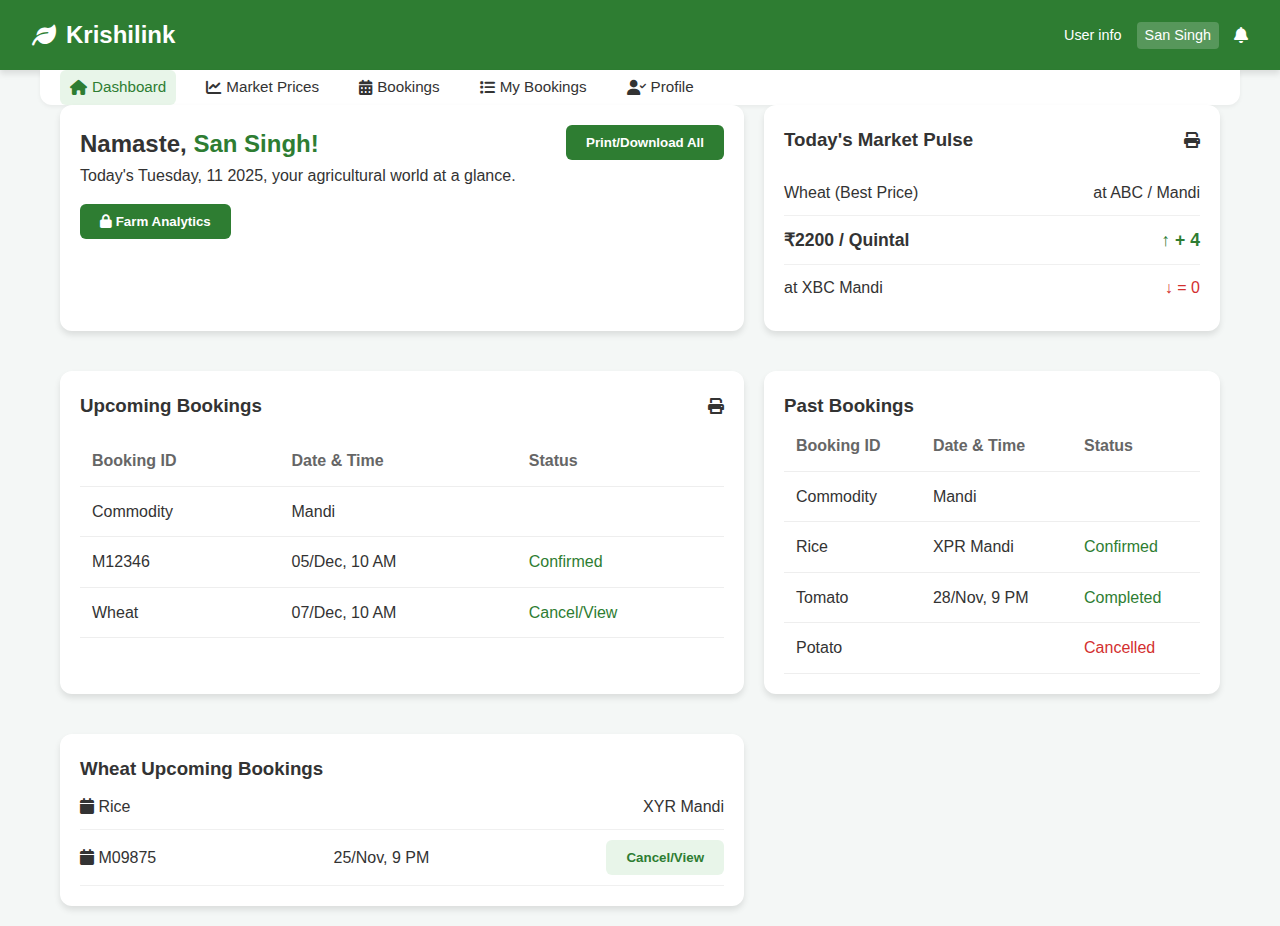
<file: index.html>
<!DOCTYPE html>
<html lang="en">

<head>
    <meta charset="UTF-8">
    <meta name="viewport" content="width=device-width, initial-scale=1.0">
    <title>Krishilink - Dashboard</title>
    <link rel="stylesheet" href="styles/global.css">
    <link rel="stylesheet" href="styles/dashboard.css">
    <!-- Using Font Awesome for icons as a placeholder for the icons in the image -->
    <link rel="stylesheet" href="https://cdnjs.cloudflare.com/ajax/libs/font-awesome/6.0.0/css/all.min.css">
</head>

<body>

    <header>
        <div class="logo">
            <i class="fas fa-leaf"></i> Krishilink
        </div>
        <div class="user-info">
            <span>User info</span>
            <span style="background: rgba(255,255,255,0.2); padding: 2px 8px; border-radius: 4px;">San Singh</span>
            <i class="fas fa-bell"></i>
        </div>
    </header>

    <nav class="container">
        <a href="index.html" class="active"><i class="fas fa-home"></i> Dashboard</a>

        <a href="market_prices.html"><i class="fas fa-chart-line"></i> Market Prices</a>
        <a href="bookings.html"><i class="fas fa-calendar-alt"></i> Bookings</a>
        <a href="my_bookings.html"><i class="fas fa-list"></i> My Bookings</a>
        <a href="profile.html"><i class="fas fa-user-check"></i> Profile</a>
    </nav>

    <main class="container dashboard-grid">

        <!-- Welcome Section -->
        <section class="welcome-card card">
            <div class="welcome-header">
                <div>
                    <h2>Namaste, <span class="text-green">San Singh!</span></h2>
                    <p>Today's Tuesday, 11 2025, your agricultural world at a glance.</p>
                </div>
                <button class="btn btn-primary">Print/Download All</button>
            </div>
            <button class="btn btn-primary" style="margin-top: 15px;"><i class="fas fa-lock"></i> Farm
                Analytics</button>
        </section>

        <!-- Market Pulse -->
        <section class="market-pulse card">
            <div class="card-header">
                <h3>Today's Market Pulse</h3>
                <i class="fas fa-print"></i>
            </div>
            <div class="market-item">
                <span>Wheat (Best Price)</span>
                <span>at ABC / Mandi</span>
            </div>
            <div class="market-item highlight">
                <span>₹2200 / Quintal</span>
                <span class="text-green">↑ + 4</span>
            </div>
            <div class="market-item">
                <span>at XBC Mandi</span>
                <span class="text-red">↓ = 0</span>
            </div>
        </section>

        <!-- Upcoming Bookings -->
        <section class="upcoming-bookings card">
            <div class="card-header">
                <h3>Upcoming Bookings</h3>
                <i class="fas fa-print"></i>
            </div>
            <table>
                <thead>
                    <tr>
                        <th>Booking ID</th>
                        <th>Date & Time</th>
                        <th>Status</th>
                    </tr>
                </thead>
                <tbody>
                    <tr>
                        <td>Commodity</td>
                        <td>Mandi</td>
                        <td></td>
                    </tr>
                    <tr>
                        <td>M12346</td>
                        <td>05/Dec, 10 AM</td>
                        <td class="text-green">Confirmed</td>
                    </tr>
                    <tr>
                        <td>Wheat</td>
                        <td>07/Dec, 10 AM</td>
                        <td class="text-green">Cancel/View</td>
                    </tr>
                </tbody>
            </table>
        </section>

        <!-- Past Bookings -->
        <section class="past-bookings card">
            <h3>Past Bookings</h3>
            <table>
                <thead>
                    <tr>
                        <th>Booking ID</th>
                        <th>Date & Time</th>
                        <th>Status</th>
                    </tr>
                </thead>
                <tbody>
                    <tr>
                        <td>Commodity</td>
                        <td>Mandi</td>
                        <td></td>
                    </tr>
                    <tr>
                        <td>Rice</td>
                        <td>XPR Mandi</td>
                        <td class="text-green">Confirmed</td>
                    </tr>
                    <tr>
                        <td>Tomato</td>
                        <td>28/Nov, 9 PM</td>
                        <td class="text-green">Completed</td>
                    </tr>
                    <tr>
                        <td>Potato</td>
                        <td></td>
                        <td class="text-red">Cancelled</td>
                    </tr>
                </tbody>
            </table>
        </section>

        <!-- Wheat Bookings -->
        <section class="wheat-bookings card">
            <h3>Wheat Upcoming Bookings</h3>
            <div class="booking-row">
                <div><i class="fas fa-calendar"></i> Rice</div>
                <div>XYR Mandi</div>
            </div>
            <div class="booking-row">
                <div><i class="fas fa-calendar"></i> M09875</div>
                <div>25/Nov, 9 PM</div>
                <button class="btn btn-secondary">Cancel/View</button>
            </div>
        </section>

    </main>

</body>

</html>
</file>
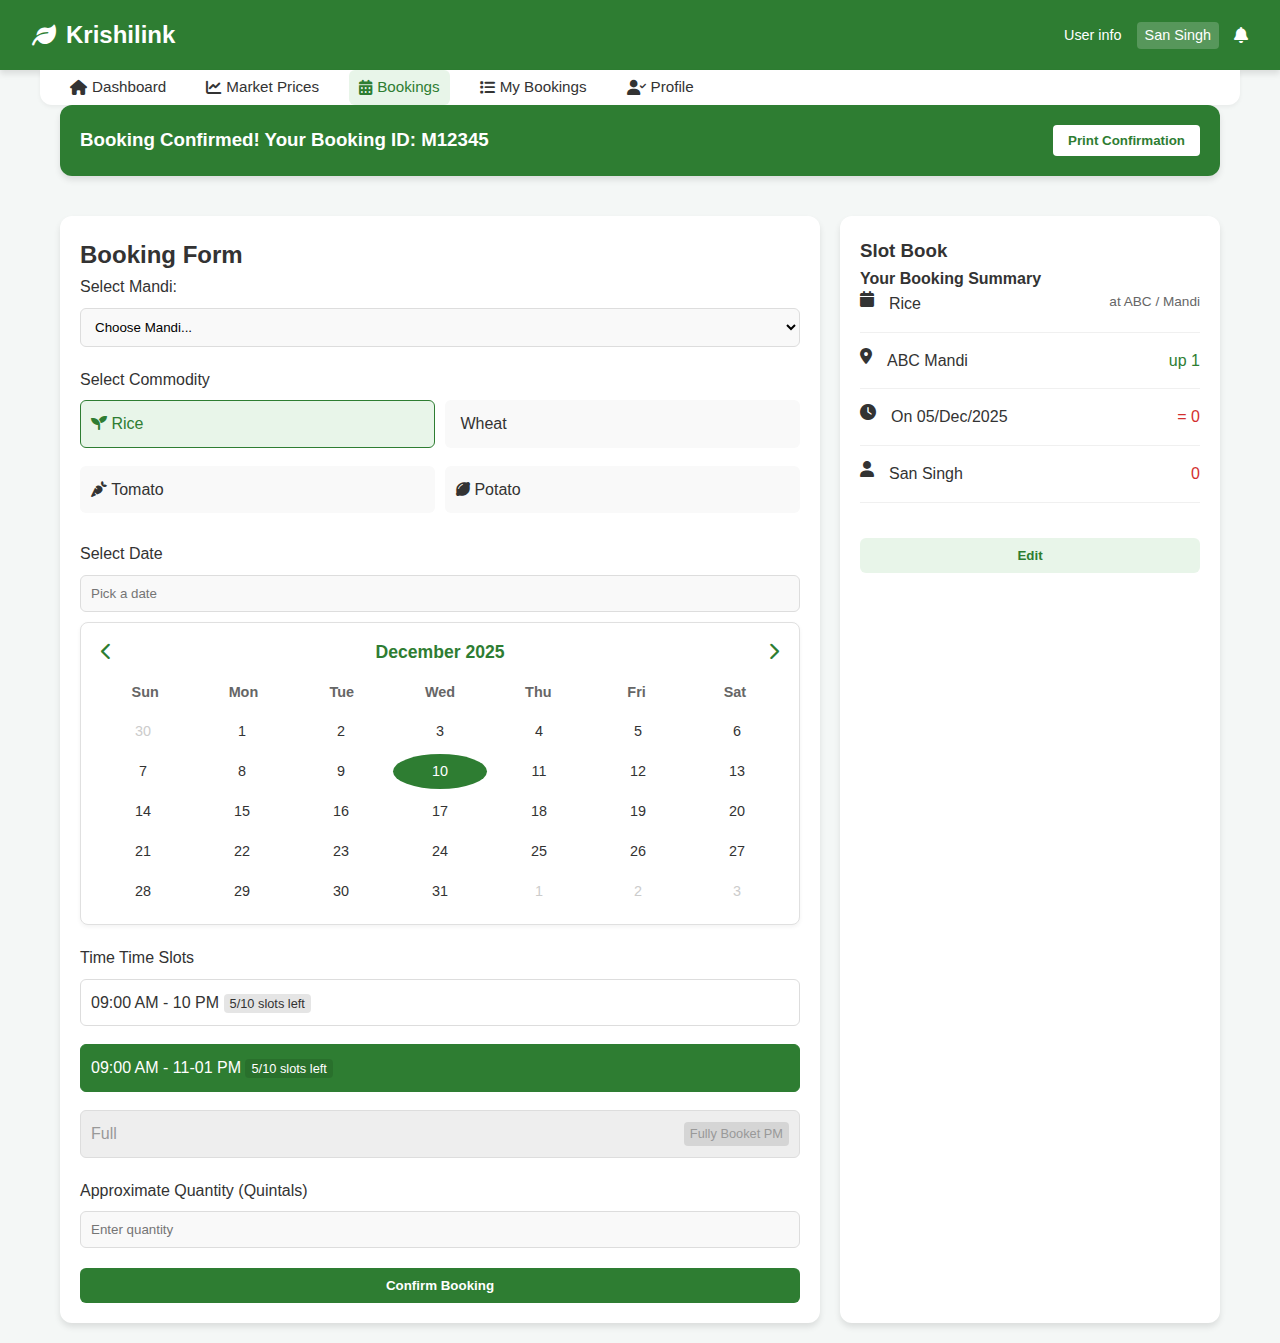
<file: bookings.html>
<!DOCTYPE html>
<html lang="en">

<head>
    <meta charset="UTF-8">
    <meta name="viewport" content="width=device-width, initial-scale=1.0">
    <title>Krishilink - Bookings</title>
    <link rel="stylesheet" href="styles/global.css">
    <link rel="stylesheet" href="styles/bookings.css">
    <link rel="stylesheet" href="https://cdnjs.cloudflare.com/ajax/libs/font-awesome/6.0.0/css/all.min.css">
</head>

<body>

    <header>
        <div class="logo">
            <i class="fas fa-leaf"></i> Krishilink
        </div>
        <div class="user-info">
            <span>User info</span>
            <span style="background: rgba(255,255,255,0.2); padding: 2px 8px; border-radius: 4px;">San Singh</span>
            <i class="fas fa-bell"></i>
        </div>
    </header>

    <nav class="container">
        <a href="index.html"><i class="fas fa-home"></i> Dashboard</a>

        <a href="market_prices.html"><i class="fas fa-chart-line"></i> Market Prices</a>
        <a href="bookings.html" class="active"><i class="fas fa-calendar-alt"></i> Bookings</a>
        <a href="my_bookings.html"><i class="fas fa-list"></i> My Bookings</a>
        <a href="profile.html"><i class="fas fa-user-check"></i> Profile</a>
    </nav>

    <main class="container bookings-grid">

        <!-- Booking Confirmation Alert -->
        <div class="booking-alert card">
            <h3>Booking Confirmed! Your Booking ID: M12345</h3>
            <button class="btn btn-light">Print Confirmation</button>
        </div>

        <!-- Booking Form -->
        <section class="booking-form card">
            <h2>Booking Form</h2>

            <div class="form-group">
                <label>Select Mandi:</label>
                <div class="mandi-selection">
                    <select class="form-control">
                        <option>Choose Mandi...</option>
                        <option>ABC Mandi</option>
                    </select>
                </div>
            </div>

            <div class="form-group">
                <label>Select Commodity</label>
                <div class="commodity-grid">
                    <input type="radio" name="commodity" id="comm-rice" class="hidden-radio" checked>
                    <label for="comm-rice" class="commodity-item"><i class="fas fa-seedling"></i> Rice</label>

                    <input type="radio" name="commodity" id="comm-wheat" class="hidden-radio">
                    <label for="comm-wheat" class="commodity-item"><i class="fas fa-wheat"></i> Wheat</label>

                    <input type="radio" name="commodity" id="comm-tomato" class="hidden-radio">
                    <label for="comm-tomato" class="commodity-item"><i class="fas fa-carrot"></i> Tomato</label>

                    <input type="radio" name="commodity" id="comm-potato" class="hidden-radio">
                    <label for="comm-potato" class="commodity-item"><i class="fas fa-lemon"></i> Potato</label>
                </div>
            </div>

            <div class="form-group">
                <label>Select Date</label>
                <div class="date-picker">
                    <input type="text" placeholder="Pick a date" class="form-control" style="margin-bottom: 10px;">
                    <div class="calendar-container">
                        <div class="calendar-header">
                            <i class="fas fa-chevron-left"></i>
                            <span class="month-year">December 2025</span>
                            <i class="fas fa-chevron-right"></i>
                        </div>
                        <div class="calendar-body">
                            <div class="calendar-weekdays">
                                <div>Sun</div>
                                <div>Mon</div>
                                <div>Tue</div>
                                <div>Wed</div>
                                <div>Thu</div>
                                <div>Fri</div>
                                <div>Sat</div>
                            </div>
                            <div class="calendar-days">
                                <div class="prev-date">30</div>
                                <div>1</div>
                                <div>2</div>
                                <div>3</div>
                                <div>4</div>
                                <div>5</div>
                                <div>6</div>
                                <div>7</div>
                                <div>8</div>
                                <div>9</div>
                                <div class="active">10</div>
                                <div>11</div>
                                <div>12</div>
                                <div>13</div>
                                <div>14</div>
                                <div>15</div>
                                <div>16</div>
                                <div>17</div>
                                <div>18</div>
                                <div>19</div>
                                <div>20</div>
                                <div>21</div>
                                <div>22</div>
                                <div>23</div>
                                <div>24</div>
                                <div>25</div>
                                <div>26</div>
                                <div>27</div>
                                <div>28</div>
                                <div>29</div>
                                <div>30</div>
                                <div>31</div>
                                <div class="next-date">1</div>
                                <div class="next-date">2</div>
                                <div class="next-date">3</div>
                            </div>
                        </div>
                    </div>
                </div>
            </div>

            <div class="form-group">
                <label>Time Time Slots</label>
                <div class="slots-grid">
                    <input type="radio" name="slot" id="slot-1" class="hidden-radio">
                    <label for="slot-1" class="slot-item available">09:00 AM - 10 PM <span class="badge">5/10 slots
                            left</span></label>

                    <input type="radio" name="slot" id="slot-2" class="hidden-radio" checked>
                    <label for="slot-2" class="slot-item available">09:00 AM - 11-01 PM <span class="badge">5/10 slots
                            left</span></label>

                    <div class="slot-item full">Full<span class="badge">Fully Booket PM</span></div>
                </div>
            </div>

            <div class="form-group">
                <label>Approximate Quantity (Quintals)</label>
                <input type="text" placeholder="Enter quantity" class="form-control">
            </div>

            <button class="btn btn-primary full-width">Confirm Booking</button>
        </section>

        <!-- Booking Summary Sidebar -->
        <aside class="booking-summary card">
            <h3>Slot Book</h3>
            <h4>Your Booking Summary</h4>

            <div class="summary-item">
                <i class="fas fa-calendar"></i>
                <div class="summary-details">
                    <span>Rice</span>
                    <span class="sub-text">at ABC / Mandi</span>
                </div>
            </div>

            <div class="summary-item">
                <i class="fas fa-map-marker-alt"></i>
                <div class="summary-details">
                    <span>ABC Mandi</span>
                    <span class="text-green">up 1</span>
                </div>
            </div>

            <div class="summary-item">
                <i class="fas fa-clock"></i>
                <div class="summary-details">
                    <span>On 05/Dec/2025</span>
                    <span class="text-red">= 0</span>
                </div>
            </div>

            <div class="summary-item">
                <i class="fas fa-user"></i>
                <div class="summary-details">
                    <span>San Singh</span>
                    <span class="text-red">0</span>
                </div>
            </div>

            <button class="btn btn-secondary full-width" style="margin-top: 20px;">Edit</button>
        </aside>

    </main>

</body>

</html>
</file>
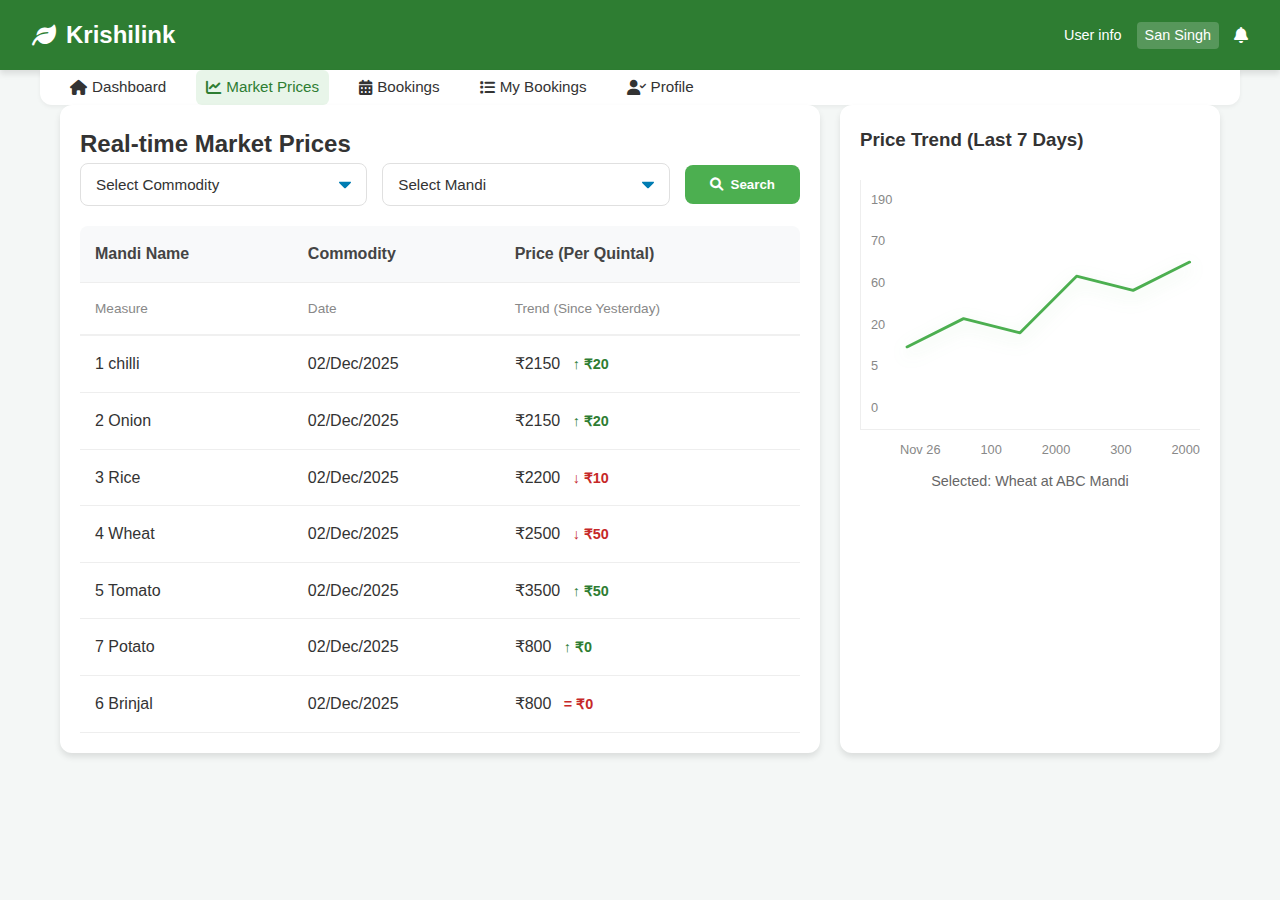
<file: market_prices.html>
<!DOCTYPE html>
<html lang="en">

<head>
    <meta charset="UTF-8">
    <meta name="viewport" content="width=device-width, initial-scale=1.0">
    <title>Krishilink - Market Prices</title>
    <link rel="stylesheet" href="styles/global.css">
    <link rel="stylesheet" href="styles/market_prices.css">
    <link rel="stylesheet" href="https://cdnjs.cloudflare.com/ajax/libs/font-awesome/6.0.0/css/all.min.css">
</head>

<body>

    <header>
        <div class="logo">
            <i class="fas fa-leaf"></i> Krishilink
        </div>
        <div class="user-info">
            <span>User info</span>
            <span style="background: rgba(255,255,255,0.2); padding: 2px 8px; border-radius: 4px;">San Singh</span>
            <i class="fas fa-bell"></i>
        </div>
    </header>

    <nav class="container">
        <a href="index.html"><i class="fas fa-home"></i> Dashboard</a>

        <a href="market_prices.html" class="active"><i class="fas fa-chart-line"></i> Market Prices</a>
        <a href="bookings.html"><i class="fas fa-calendar-alt"></i> Bookings</a>
        <a href="my_bookings.html"><i class="fas fa-list"></i> My Bookings</a>
        <a href="profile.html"><i class="fas fa-user-check"></i> Profile</a>
    </nav>

    <main class="container market-grid">

        <!-- Real-time Market Prices -->
        <section class="prices-card card">
            <h2>Real-time Market Prices</h2>

            <div class="filter-row">
                <select class="search-input">
                    <option value="" disabled selected>Select Commodity</option>
                    <option value="wheat">Wheat</option>
                    <option value="rice">Rice</option>
                    <option value="onion">Onion</option>
                    <option value="tomato">Tomato</option>
                </select>
                <select class="search-input">
                    <option value="" disabled selected>Select Mandi</option>
                    <option value="azadpur">Azadpur Mandi</option>
                    <option value="ghazipur">Ghazipur Mandi</option>
                    <option value="okhla">Okhla Mandi</option>
                </select>
                <button class="filter-btn"><i class="fas fa-search"></i> Search</button>
            </div>

            <table class="prices-table">
                <thead>
                    <tr>
                        <th>Mandi Name</th>
                        <th>Commodity</th>
                        <th>Price (Per Quintal)</th>
                    </tr>
                    <tr>
                        <th class="sub-header">Measure</th>
                        <th class="sub-header">Date</th>
                        <th class="sub-header">Trend (Since Yesterday)</th>
                    </tr>
                </thead>
                <tbody>
                    <tr>
                        <td>1 chilli</td>
                        <td>02/Dec/2025</td>
                        <td>₹2150 <span class="text-green">↑ ₹20</span></td>
                    </tr>
                    <tr>
                        <td>2 Onion</td>
                        <td>02/Dec/2025</td>
                        <td>₹2150 <span class="text-green">↑ ₹20</span></td>
                    </tr>
                    <tr>
                        <td>3 Rice</td>
                        <td>02/Dec/2025</td>
                        <td>₹2200 <span class="text-red">↓ ₹10</span></td>
                    </tr>
                    <tr>
                        <td>4 Wheat</td>
                        <td>02/Dec/2025</td>
                        <td>₹2500 <span class="text-red">↓ ₹50</span></td>
                    </tr>
                    <tr>
                        <td>5 Tomato</td>
                        <td>02/Dec/2025</td>
                        <td>₹3500 <span class="text-green">↑ ₹50</span></td>
                    </tr>
                    <tr>
                        <td>7 Potato</td>
                        <td>02/Dec/2025</td>
                        <td>₹800 <span class="text-green">↑ ₹0</span></td>
                    </tr>
                    <tr>
                        <td>6 Brinjal</td>
                        <td>02/Dec/2025</td>
                        <td>₹800 <span class="text-red">= ₹0</span></td>
                    </tr>
                </tbody>
            </table>
        </section>

        <!-- Price Trend Chart -->
        <section class="chart-card card">
            <h3>Price Trend (Last 7 Days)</h3>
            <div class="chart-container">
                <!-- Simple CSS Chart Representation -->
                <div class="y-axis">
                    <span>190</span>
                    <span>70</span>
                    <span>60</span>
                    <span>20</span>
                    <span>5</span>
                    <span>0</span>
                </div>
                <div class="chart-area">
                    <svg viewBox="0 0 200 100" class="trend-line">
                        <polyline fill="none" stroke="#4CAF50" stroke-width="2"
                            points="0,80 40,60 80,70 120,30 160,40 200,20" />
                    </svg>
                </div>
            </div>
            <div class="x-axis">
                <span>Nov 26</span>
                <span>100</span>
                <span>2000</span>
                <span>300</span>
                <span>2000</span>
            </div>
            <p style="text-align: center; margin-top: 10px; font-size: 0.9rem; color: #666;">Selected: Wheat at ABC
                Mandi</p>
        </section>

    </main>

</body>

</html>
</file>
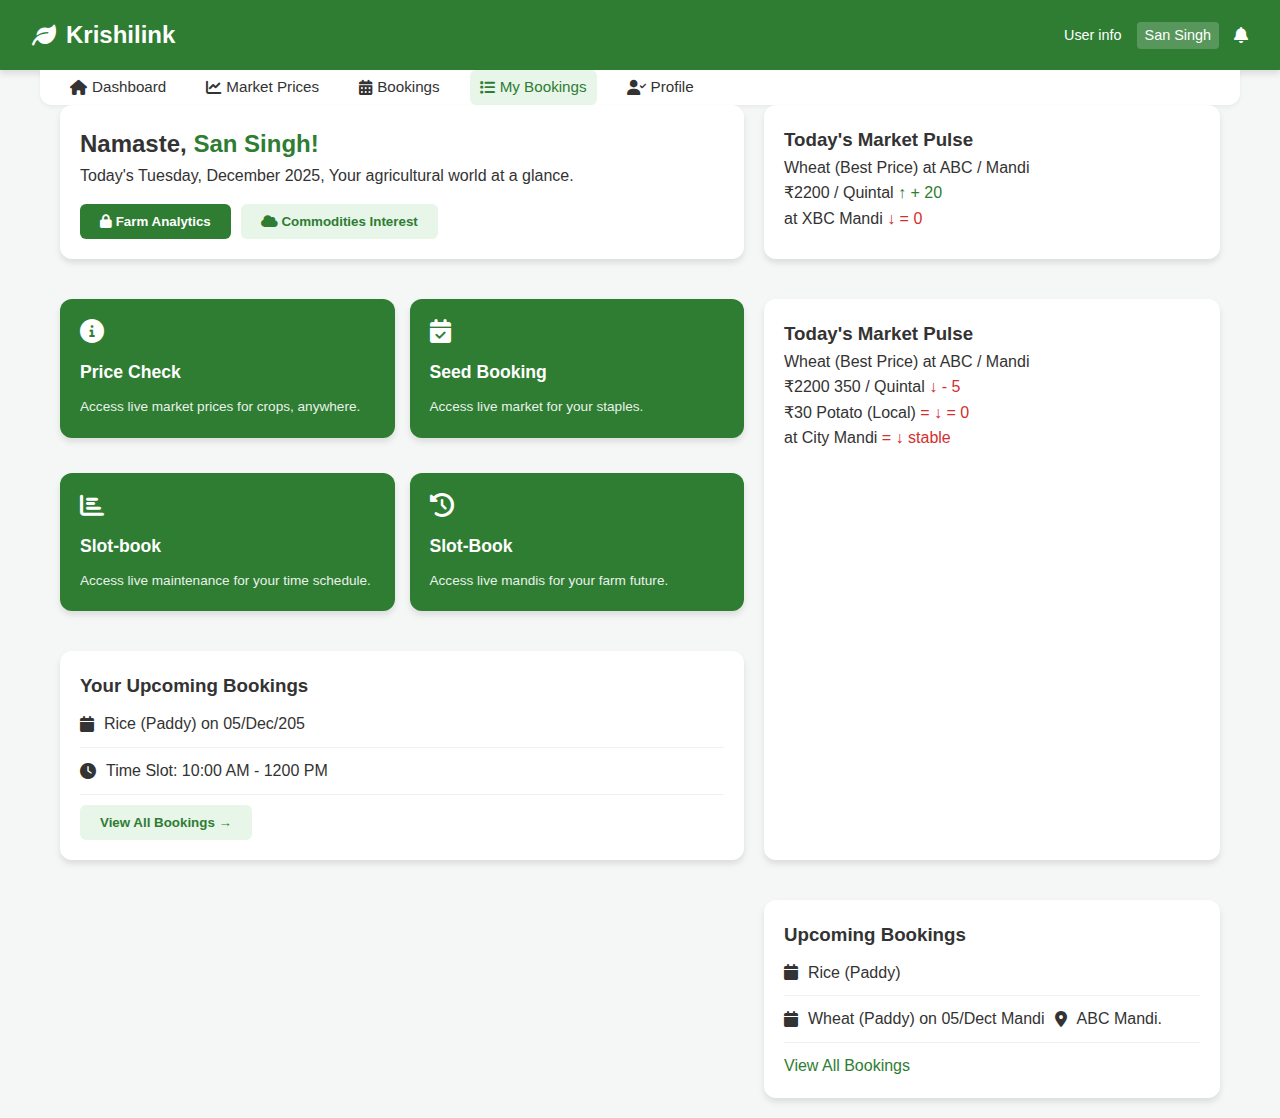
<file: my_bookings.html>
<!DOCTYPE html>
<html lang="en">

<head>
    <meta charset="UTF-8">
    <meta name="viewport" content="width=device-width, initial-scale=1.0">
    <title>Krishilink - My Bookings</title>
    <link rel="stylesheet" href="styles/global.css">
    <link rel="stylesheet" href="styles/my_bookings.css">
    <link rel="stylesheet" href="https://cdnjs.cloudflare.com/ajax/libs/font-awesome/6.0.0/css/all.min.css">
</head>

<body>

    <header>
        <div class="logo">
            <i class="fas fa-leaf"></i> Krishilink
        </div>
        <div class="user-info">
            <span>User info</span>
            <span style="background: rgba(255,255,255,0.2); padding: 2px 8px; border-radius: 4px;">San Singh</span>
            <i class="fas fa-bell"></i>
        </div>
    </header>

    <nav class="container">
        <a href="index.html"><i class="fas fa-home"></i> Dashboard</a>

        <a href="market_prices.html"><i class="fas fa-chart-line"></i> Market Prices</a>
        <a href="bookings.html"><i class="fas fa-calendar-alt"></i> Bookings</a>
        <a href="my_bookings.html" class="active"><i class="fas fa-list"></i> My Bookings</a>
        <a href="profile.html"><i class="fas fa-user-check"></i> Profile</a>
    </nav>

    <main class="container my-bookings-grid">

        <!-- Welcome / Intro -->
        <section class="intro-card card">
            <div class="intro-header">
                <div>
                    <h2>Namaste, <span class="text-green">San Singh!</span></h2>
                    <p>Today's Tuesday, December 2025, Your agricultural world at a glance.</p>
                </div>
            </div>
            <div class="intro-actions">
                <button class="btn btn-primary"><i class="fas fa-lock"></i> Farm Analytics</button>
                <button class="btn btn-secondary"><i class="fas fa-cloud"></i> Commodities Interest</button>
            </div>
        </section>

        <!-- Market Pulse Small -->
        <section class="market-pulse-small card">
            <h3>Today's Market Pulse</h3>
            <div class="market-item">
                <span>Wheat (Best Price)</span>
                <span>at ABC / Mandi</span>
            </div>
            <div class="market-item">
                <span>₹2200 / Quintal</span>
                <span class="text-green">↑ + 20</span>
            </div>
            <div class="market-item">
                <span>at XBC Mandi</span>
                <span class="text-red">↓ = 0</span>
            </div>
        </section>

        <!-- Action Cards -->
        <section class="action-cards">
            <div class="action-card card green-card">
                <i class="fas fa-info-circle"></i>
                <h4>Price Check</h4>
                <p>Access live market prices for crops, anywhere.</p>
            </div>
            <div class="action-card card green-card">
                <i class="fas fa-calendar-check"></i>
                <h4>Seed Booking</h4>
                <p>Access live market for your staples.</p>
            </div>
            <div class="action-card card green-card">
                <i class="fas fa-chart-bar"></i>
                <h4>Slot-book</h4>
                <p>Access live maintenance for your time schedule.</p>
            </div>
            <div class="action-card card green-card">
                <i class="fas fa-history"></i>
                <h4>Slot-Book</h4>
                <p>Access live mandis for your farm future.</p>
            </div>
        </section>

        <!-- Another Market Pulse / Section Card -->
        <section class="section-card-pulse card">
            <h3>Today's Market Pulse</h3>
            <div class="market-item">
                <span>Wheat (Best Price)</span>
                <span>at ABC / Mandi</span>
            </div>
            <div class="market-item">
                <span>₹2200 350 / Quintal</span>
                <span class="text-red">↓ - 5</span>
            </div>
            <div class="market-item">
                <span>₹30 Potato (Local)</span>
                <span class="text-red">= ↓ = 0</span>
            </div>
            <div class="market-item">
                <span>at City Mandi</span>
                <span class="text-red">= ↓ stable</span>
            </div>
        </section>

        <!-- Your Hatoming Bookings -->
        <section class="hatoming-bookings card">
            <h3>Your Upcoming Bookings</h3>
            <div class="booking-item">
                <i class="fas fa-calendar"></i> Rice (Paddy) on 05/Dec/205
            </div>
            <div class="booking-item">
                <i class="fas fa-clock"></i> Time Slot: 10:00 AM - 1200 PM
            </div>
            <button class="btn btn-secondary" style="margin-top: 10px;">View All Bookings →</button>
        </section>

        <!-- Upcoming Bookings List -->
        <section class="upcoming-list card">
            <h3>Upcoming Bookings</h3>
            <div class="booking-item">
                <i class="fas fa-calendar"></i> Rice (Paddy)
            </div>
            <div class="booking-item">
                <i class="fas fa-calendar"></i> Wheat (Paddy) on 05/Dect Mandi <i class="fas fa-map-marker-alt"></i> ABC
                Mandi.
            </div>
            <a href="#" class="text-green" style="display: block; margin-top: 10px;">View All Bookings</a>
        </section>

    </main>

</body>

</html>
</file>
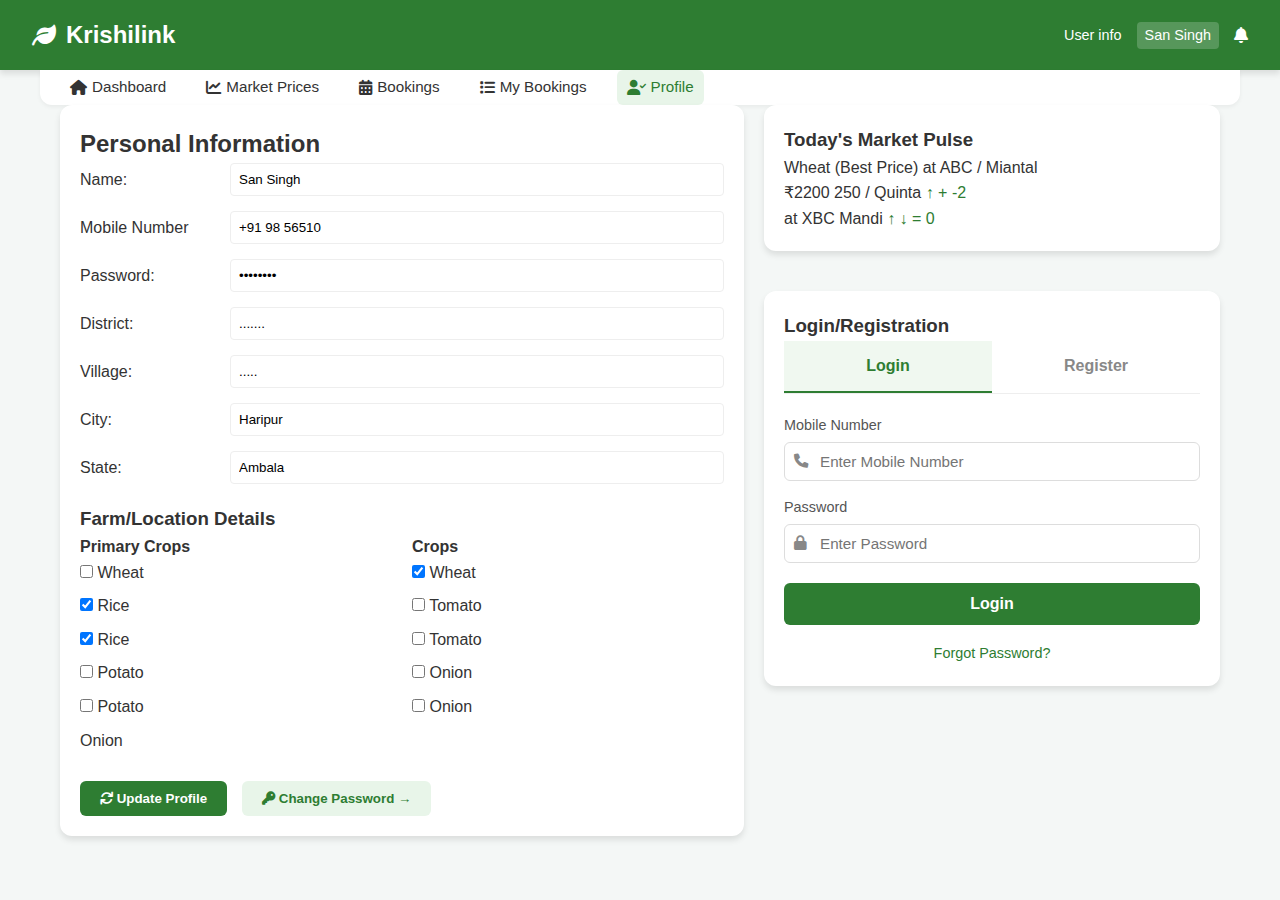
<file: profile.html>
<!DOCTYPE html>
<html lang="en">

<head>
    <meta charset="UTF-8">
    <meta name="viewport" content="width=device-width, initial-scale=1.0">
    <title>Krishilink - Profile</title>
    <link rel="stylesheet" href="styles/global.css">
    <link rel="stylesheet" href="styles/profile.css">
    <link rel="stylesheet" href="https://cdnjs.cloudflare.com/ajax/libs/font-awesome/6.0.0/css/all.min.css">
</head>

<body>

    <header>
        <div class="logo">
            <i class="fas fa-leaf"></i> Krishilink
        </div>
        <div class="user-info">
            <span>User info</span>
            <span style="background: rgba(255,255,255,0.2); padding: 2px 8px; border-radius: 4px;">San Singh</span>
            <i class="fas fa-bell"></i>
        </div>
    </header>

    <nav class="container">
        <a href="index.html"><i class="fas fa-home"></i> Dashboard</a>

        <a href="market_prices.html"><i class="fas fa-chart-line"></i> Market Prices</a>
        <a href="bookings.html"><i class="fas fa-calendar-alt"></i> Bookings</a>
        <a href="my_bookings.html"><i class="fas fa-list"></i> My Bookings</a>
        <a href="profile.html" class="active"><i class="fas fa-user-check"></i> Profile</a>
    </nav>

    <main class="container profile-grid">

        <!-- Personal Information -->
        <section class="personal-info card">
            <h2>Personal Information</h2>

            <div class="info-row">
                <label>Name:</label>
                <input type="text" value="San Singh" readonly class="form-control">
            </div>
            <div class="info-row">
                <label>Mobile Number</label>
                <input type="text" value="+91 98 56510" readonly class="form-control">
            </div>
            <div class="info-row">
                <label>Password:</label>
                <input type="password" value="********" readonly class="form-control">
            </div>
            <div class="info-row">
                <label>District:</label>
                <input type="text" value="......." readonly class="form-control">
            </div>
            <div class="info-row">
                <label>Village:</label>
                <input type="text" value="....." readonly class="form-control">
            </div>
            <div class="info-row double-input">
                <label>City:</label>
                <input type="text" value="Haripur" readonly class="form-control">
            </div>
            <div class="info-row double-input">
                <label>State:</label>
                <input type="text" value="Ambala" readonly class="form-control">
            </div>

            <h3 style="margin-top: 20px;">Farm/Location Details</h3>
            <div class="crops-grid">
                <div>
                    <h4>Primary Crops</h4>
                    <label class="checkbox-container"><input type="checkbox"> Wheat</label>
                    <label class="checkbox-container"><input type="checkbox" checked> Rice</label>
                    <label class="checkbox-container"><input type="checkbox" checked> Rice</label>
                    <label class="checkbox-container"><input type="checkbox"> Potato</label>
                    <label class="checkbox-container"><input type="checkbox"> Potato</label>
                    <label class="checkbox-container"> Onion</label>
                </div>
                <div>
                    <h4>Crops</h4>
                    <label class="checkbox-container"><input type="checkbox" checked> Wheat</label>
                    <label class="checkbox-container"><input type="checkbox"> Tomato</label>
                    <label class="checkbox-container"><input type="checkbox"> Tomato</label>
                    <label class="checkbox-container"><input type="checkbox"> Onion</label>
                    <label class="checkbox-container"><input type="checkbox"> Onion</label>
                </div>
            </div>

            <div class="profile-actions">
                <button class="btn btn-primary"><i class="fas fa-sync"></i> Update Profile</button>
                <button class="btn btn-secondary"><i class="fas fa-key"></i> Change Password →</button>
            </div>
        </section>

        <!-- Right Column -->
        <div class="right-column">

            <!-- Market Pulse (Reused) -->
            <section class="market-pulse-small card">
                <h3>Today's Market Pulse</h3>
                <div class="market-item">
                    <span>Wheat (Best Price)</span>
                    <span>at ABC / Miantal</span>
                </div>
                <div class="market-item">
                    <span>₹2200 250 / Quinta</span>
                    <span class="text-green">↑ + -2</span>
                </div>
                <div class="market-item">
                    <span>at XBC Mandi</span>
                    <span class="text-green">↑ ↓ = 0</span>
                </div>
            </section>

            <!-- Login/Registration -->
            <section class="login-card card">
                <h3>Login/Registration</h3>

                <div class="auth-container">
                    <input type="radio" name="auth-tab" id="tab-login" checked>
                    <input type="radio" name="auth-tab" id="tab-register">

                    <div class="auth-tabs">
                        <label for="tab-login" class="tab-btn">Login</label>
                        <label for="tab-register" class="tab-btn">Register</label>
                    </div>

                    <div class="auth-content">
                        <!-- Login Form -->
                        <div class="form-view login-view">
                            <div class="form-group">
                                <label>Mobile Number</label>
                                <div class="input-with-icon">
                                    <i class="fas fa-phone"></i>
                                    <input type="text" placeholder="Enter Mobile Number" class="form-control">
                                </div>
                            </div>

                            <div class="form-group">
                                <label>Password</label>
                                <div class="input-with-icon">
                                    <i class="fas fa-lock"></i>
                                    <input type="password" placeholder="Enter Password" class="form-control">
                                </div>
                            </div>

                            <div class="login-actions">
                                <button class="btn btn-primary full-width">Login</button>
                            </div>

                            <div style="text-align: center; margin-top: 15px;">
                                <a href="#" style="font-size: 0.9rem; color: var(--dark-green);">Forgot Password?</a>
                            </div>
                        </div>

                        <!-- Register Form -->
                        <div class="form-view register-view">
                            <div class="form-group">
                                <label>Full Name</label>
                                <div class="input-with-icon">
                                    <i class="fas fa-user"></i>
                                    <input type="text" placeholder="Enter Full Name" class="form-control">
                                </div>
                            </div>

                            <div class="form-group">
                                <label>Mobile Number</label>
                                <div class="input-with-icon">
                                    <i class="fas fa-phone"></i>
                                    <input type="text" placeholder="Enter Mobile Number" class="form-control">
                                </div>
                            </div>

                            <div class="form-group">
                                <label>Password</label>
                                <div class="input-with-icon">
                                    <i class="fas fa-lock"></i>
                                    <input type="password" placeholder="Create Password" class="form-control">
                                </div>
                            </div>

                            <div class="form-group">
                                <label>Confirm Password</label>
                                <div class="input-with-icon">
                                    <i class="fas fa-lock"></i>
                                    <input type="password" placeholder="Confirm Password" class="form-control">
                                </div>
                            </div>

                            <div class="login-actions">
                                <button class="btn btn-primary full-width">Register</button>
                            </div>
                        </div>
                    </div>
                </div>
            </section>

        </div>

    </main>

</body>

</html>
</file>
<file: styles/global.css>
:root {
    --primary-green: #4CAF50;
    --dark-green: #2E7D32;
    --light-green: #E8F5E9;
    --text-color: #333;
    --bg-color: #f4f7f6;
    --white: #ffffff;
    --border-radius: 12px;
    --shadow: 0 4px 6px rgba(0, 0, 0, 0.1);
    --font-family: 'Segoe UI', Tahoma, Geneva, Verdana, sans-serif;
}

* {
    box-sizing: border-box;
    margin: 0;
    padding: 0;
}

body {
    font-family: var(--font-family);
    background-color: var(--bg-color);
    color: var(--text-color);
    line-height: 1.6;
}

a {
    text-decoration: none;
    color: inherit;
}

/* Header & Navigation */
header {
    background-color: var(--dark-green);
    color: var(--white);
    padding: 1rem 2rem;
    display: flex;
    justify-content: space-between;
    align-items: center;
    box-shadow: var(--shadow);
}

.logo {
    font-size: 1.5rem;
    font-weight: bold;
    display: flex;
    align-items: center;
    gap: 10px;
}

.user-info {
    display: flex;
    align-items: center;
    gap: 15px;
}

.user-info span {
    font-size: 0.9rem;
}

nav {
    background-color: var(--white);
    padding: 0.8rem 2rem;
    display: flex;
    gap: 20px;
    box-shadow: 0 2px 4px rgba(0, 0, 0, 0.05);
    margin-bottom: 20px;
    border-radius: 0 0 var(--border-radius) var(--border-radius);
}

nav a {
    color: var(--text-color);
    font-weight: 500;
    font-size: 0.95rem;
    display: flex;
    align-items: center;
    gap: 5px;
    padding: 5px 10px;
    border-radius: 6px;
    transition: background-color 0.2s;
}

nav a:hover,
nav a.active {
    background-color: var(--light-green);
    color: var(--dark-green);
}

/* Common Layout */
.container {
    max-width: 1200px;
    margin: 0 auto;
    padding: 0 20px;
}

.card {
    background-color: var(--white);
    border-radius: var(--border-radius);
    padding: 20px;
    box-shadow: var(--shadow);
    margin-bottom: 20px;
    transition: transform 0.2s, box-shadow 0.2s;
}

.card:hover {
    transform: translateY(-2px);
    box-shadow: 0 6px 12px rgba(0, 0, 0, 0.1);
}

.btn {
    padding: 10px 20px;
    border: none;
    border-radius: 6px;
    cursor: pointer;
    font-weight: bold;
    transition: opacity 0.2s, transform 0.2s, box-shadow 0.2s;
}

.btn-primary {
    background-color: var(--dark-green);
    color: var(--white);
}

.btn-secondary {
    background-color: var(--light-green);
    color: var(--dark-green);
}

.btn:hover {
    opacity: 0.9;
    transform: translateY(-1px);
    box-shadow: 0 2px 4px rgba(0, 0, 0, 0.1);
}

.btn-primary:hover {
    background-color: #1b5e20;
    /* Darker green */
}

.btn-secondary:hover {
    background-color: #c8e6c9;
    /* Darker light green */
}

/* Utility */
.flex-row {
    display: flex;
    flex-direction: row;
}

.flex-col {
    display: flex;
    flex-direction: column;
}

.gap-10 {
    gap: 10px;
}

.gap-20 {
    gap: 20px;
}

.text-green {
    color: var(--dark-green);
}

.text-red {
    color: #d32f2f;
}

table {
    width: 100%;
    border-collapse: collapse;
}

th,
td {
    padding: 12px;
    text-align: left;
    border-bottom: 1px solid #eee;
}

th {
    font-weight: 600;
    color: #666;
}
</file>
<file: styles/dashboard.css>
.dashboard-grid {
    display: grid;
    grid-template-columns: 1.2fr 0.8fr;
    gap: 20px;
}

.welcome-card {
    grid-column: 1 / 2;
}

.welcome-card .hero-image {
    width: 100%;
    height: auto;
    margin-top: 12px;
    border-radius: 8px;
    display: block;
    object-fit: cover;
}

.market-pulse {
    grid-column: 2 / 3;
    grid-row: 1 / 2;
}

.upcoming-bookings {
    grid-column: 1 / 2;
}

.past-bookings {
    grid-column: 2 / 3;
}

.section-card {
    grid-column: 1 / 2;
}

.wheat-bookings {
    grid-column: 1 / 2;
}

/* Specific Card Styles */
.welcome-header {
    display: flex;
    justify-content: space-between;
    align-items: flex-start;
}

.card-header {
    display: flex;
    justify-content: space-between;
    align-items: center;
    margin-bottom: 15px;
}

.market-item {
    display: flex;
    justify-content: space-between;
    padding: 10px 0;
    border-bottom: 1px solid #f0f0f0;
    transition: background-color 0.2s;
}

.market-item:hover {
    background-color: #f9f9f9;
    padding-left: 5px;
    padding-right: 5px;
    border-radius: 4px;
}

.market-item:last-child {
    border-bottom: none;
}

.market-item.highlight {
    font-weight: bold;
    font-size: 1.1rem;
}

.booking-row {
    display: flex;
    justify-content: space-between;
    align-items: center;
    padding: 10px 0;
    border-bottom: 1px solid #f0f0f0;
    transition: background-color 0.2s;
}

.booking-row:hover {
    background-color: #f9f9f9;
    padding-left: 5px;
    padding-right: 5px;
    border-radius: 4px;
}

/* Responsive */
@media (max-width: 768px) {
    .dashboard-grid {
        grid-template-columns: 1fr;
    }

    .market-pulse,
    .past-bookings {
        grid-column: 1 / -1;
    }
}
</file>
<file: styles/bookings.css>
.bookings-grid {
    display: grid;
    grid-template-columns: 2fr 1fr;
    gap: 20px;
}

.booking-alert {
    grid-column: 1 / -1;
    background-color: var(--dark-green);
    color: var(--white);
    display: flex;
    justify-content: space-between;
    align-items: center;
}

.booking-alert h3 {
    margin: 0;
}

.btn-light {
    background-color: var(--white);
    color: var(--dark-green);
    border: none;
    padding: 8px 15px;
    border-radius: 4px;
    cursor: pointer;
}

.booking-form {
    grid-column: 1 / 2;
}

.booking-summary {
    grid-column: 2 / 3;
}

/* Form Styles */
.form-group {
    margin-bottom: 20px;
}

.form-group label {
    display: block;
    margin-bottom: 8px;
    font-weight: 500;
}

.form-control {
    width: 100%;
    padding: 10px;
    border: 1px solid #ddd;
    border-radius: 6px;
    background-color: #f9f9f9;
}

.commodity-grid {
    display: grid;
    grid-template-columns: repeat(2, 1fr);
    gap: 10px;
}

.hidden-radio {
    display: none;
}

.commodity-item {
    padding: 10px;
    background-color: #f9f9f9;
    border-radius: 6px;
    cursor: pointer;
    display: flex;
    align-items: center;
    gap: 10px;
    border: 1px solid transparent;
}

.hidden-radio:checked+.commodity-item {
    background-color: var(--light-green);
    color: var(--dark-green);
    border-color: var(--dark-green);
}

.slots-grid {
    display: flex;
    flex-direction: column;
    gap: 10px;
}

.slot-item {
    padding: 10px;
    border: 1px solid #ddd;
    border-radius: 6px;
    display: flex;
    justify-content: space-between;
    align-items: center;
    cursor: pointer;
}

.hidden-radio:checked+.slot-item {
    background-color: var(--dark-green);
    color: var(--white);
    border-color: var(--dark-green);
}

.slot-item.full {
    background-color: #eee;
    color: #999;
    cursor: not-allowed;
}

.badge {
    font-size: 0.8rem;
    padding: 2px 6px;
    border-radius: 4px;
    background-color: rgba(0, 0, 0, 0.1);
}

.full-width {
    width: 100%;
}

/* Summary Styles */
.summary-item {
    display: flex;
    align-items: flex-start;
    gap: 15px;
    margin-bottom: 15px;
    padding-bottom: 15px;
    border-bottom: 1px solid #f0f0f0;
}

.summary-details {
    flex-grow: 1;
    display: flex;
    justify-content: space-between;
}

.sub-text {
    font-size: 0.85rem;
    color: #666;
}

/* Calendar Styles */
.calendar-container {
    background-color: #fff;
    border: 1px solid #e0e0e0;
    border-radius: 8px;
    padding: 15px;
    box-shadow: 0 2px 4px rgba(0, 0, 0, 0.05);
}

.calendar-header {
    display: flex;
    justify-content: space-between;
    align-items: center;
    margin-bottom: 15px;
    color: var(--dark-green);
    font-weight: bold;
    font-size: 1.1rem;
}

.calendar-header i {
    cursor: pointer;
    padding: 5px;
    border-radius: 50%;
    transition: background-color 0.2s;
}

.calendar-header i:hover {
    background-color: var(--light-green);
}

.calendar-weekdays {
    display: grid;
    grid-template-columns: repeat(7, 1fr);
    text-align: center;
    font-weight: 600;
    color: #666;
    font-size: 0.9rem;
    margin-bottom: 10px;
}

.calendar-days {
    display: grid;
    grid-template-columns: repeat(7, 1fr);
    gap: 5px;
}

.calendar-days div {
    height: 35px;
    display: flex;
    align-items: center;
    justify-content: center;
    cursor: pointer;
    border-radius: 50%;
    font-size: 0.9rem;
    transition: all 0.2s;
}

.calendar-days div:hover:not(.prev-date):not(.next-date) {
    background-color: var(--light-green);
    color: var(--dark-green);
}

.calendar-days div.active {
    background-color: var(--dark-green);
    color: var(--white);
}

.calendar-days div.prev-date,
.calendar-days div.next-date {
    color: #ccc;
}

/* Responsive */
@media (max-width: 768px) {
    .bookings-grid {
        grid-template-columns: 1fr;
    }

    .booking-summary {
        grid-column: 1 / -1;
    }
}
</file>
<file: styles/market_prices.css>
.market-grid {
    display: grid;
    grid-template-columns: 2fr 1fr;
    gap: 20px;
}

.prices-card {
    grid-column: 1 / 2;
}

.chart-card {
    grid-column: 2 / 3;
}

.filter-row {
    display: flex;
    gap: 15px;
    margin-bottom: 20px;
    align-items: center;
}

.search-input {
    flex: 1;
    padding: 12px 15px;
    border: 1px solid #e0e0e0;
    border-radius: 8px;
    background-color: #fff;
    font-size: 0.95rem;
    color: #333;
    transition: border-color 0.3s, box-shadow 0.3s;
    appearance: none;
    /* Remove default arrow */
    background-image: url("data:image/svg+xml;charset=US-ASCII,%3Csvg%20xmlns%3D%22http%3A%2F%2Fwww.w3.org%2F2000%2Fsvg%22%20width%3D%22292.4%22%20height%3D%22292.4%22%3E%3Cpath%20fill%3D%22%23007CB2%22%20d%3D%22M287%2069.4a17.6%2017.6%200%200%200-13-5.4H18.4c-5%200-9.3%201.8-12.9%205.4A17.6%2017.6%200%200%200%200%2082.2c0%205%201.8%209.3%205.4%2012.9l128%20127.9c3.6%203.6%207.8%205.4%2012.8%205.4s9.2-1.8%2012.8-5.4L287%2095c3.5-3.5%205.4-7.8%205.4-12.8%200-5-1.9-9.2-5.5-12.8z%22%2F%3E%3C%2Fsvg%3E");
    background-repeat: no-repeat;
    background-position: right 15px center;
    background-size: 12px;
    cursor: pointer;
}

.search-input:focus {
    border-color: #4CAF50;
    box-shadow: 0 0 0 3px rgba(76, 175, 80, 0.1);
    outline: none;
}

.filter-btn {
    padding: 12px 25px;
    background-color: #4CAF50;
    color: white;
    border: none;
    border-radius: 8px;
    cursor: pointer;
    font-weight: 600;
    transition: background-color 0.3s;
    display: flex;
    align-items: center;
    gap: 8px;
}

.filter-btn:hover {
    background-color: #45a049;
}

.prices-table {
    width: 100%;
    border-collapse: separate;
    border-spacing: 0;
    margin-top: 20px;
}

.prices-table th,
.prices-table td {
    padding: 15px;
    text-align: left;
    border-bottom: 1px solid #eee;
}

.prices-table th {
    background-color: #f8f9fa;
    font-weight: 600;
    color: #444;
}

.prices-table th:first-child {
    border-top-left-radius: 8px;
}

.prices-table th:last-child {
    border-top-right-radius: 8px;
}

.prices-table .sub-header {
    font-size: 0.85rem;
    color: #888;
    font-weight: 500;
    background-color: #fff;
    border-bottom: 2px solid #f0f0f0;
}

.prices-table tbody tr {
    transition: background-color 0.2s;
}

.prices-table tbody tr:hover {
    background-color: #f9fcff;
}

.prices-table td {
    color: #333;
}

.text-green {
    color: #2e7d32;
    font-weight: 600;
    font-size: 0.9rem;
    margin-left: 8px;
}

.text-red {
    color: #c62828;
    font-weight: 600;
    font-size: 0.9rem;
    margin-left: 8px;
}

/* Chart Styles */
.chart-container {
    display: flex;
    height: 250px;
    margin-top: 25px;
    border-left: 1px solid #eee;
    border-bottom: 1px solid #eee;
    padding: 10px;
    position: relative;
}

.y-axis {
    display: flex;
    flex-direction: column;
    justify-content: space-between;
    padding-right: 15px;
    font-size: 0.8rem;
    color: #888;
}

.chart-area {
    flex-grow: 1;
    position: relative;
}

.trend-line {
    width: 100%;
    height: 100%;
    overflow: visible;
}

.trend-line polyline {
    stroke-linecap: round;
    stroke-linejoin: round;
    filter: drop-shadow(0 4px 6px rgba(76, 175, 80, 0.2));
}

.x-axis {
    display: flex;
    justify-content: space-between;
    padding-left: 40px;
    margin-top: 10px;
    font-size: 0.8rem;
    color: #888;
}

/* Responsive */
@media (max-width: 900px) {
    .market-grid {
        grid-template-columns: 1fr;
    }

    .chart-card {
        grid-column: 1 / -1;
        margin-top: 20px;
    }

    .filter-row {
        flex-direction: column;
        align-items: stretch;
    }
}
</file>
<file: styles/my_bookings.css>
.my-bookings-grid {
    display: grid;
    grid-template-columns: 1.5fr 1fr;
    gap: 20px;
}

.intro-card {
    grid-column: 1 / 2;
}

.market-pulse-small {
    grid-column: 2 / 3;
    grid-row: 1 / 2;
}

.action-cards {
    grid-column: 1 / 2;
    display: grid;
    grid-template-columns: 1fr 1fr;
    gap: 15px;
}

.section-card-pulse {
    grid-column: 2 / 3;
    grid-row: 2 / 4;
    /* Span vertically */
}

.hatoming-bookings {
    grid-column: 1 / 2;
}

.upcoming-list {
    grid-column: 2 / 3;
}

/* Specific Styles */
.intro-actions {
    display: flex;
    gap: 10px;
    margin-top: 15px;
}

.green-card {
    background-color: var(--dark-green);
    color: var(--white);
    display: flex;
    flex-direction: column;
    align-items: flex-start;
    gap: 10px;
}

.green-card h4 {
    margin: 0;
    font-size: 1.1rem;
}

.green-card p {
    font-size: 0.85rem;
    opacity: 0.9;
}

.green-card i {
    font-size: 1.5rem;
    margin-bottom: 5px;
}

.booking-item {
    display: flex;
    align-items: center;
    gap: 10px;
    padding: 10px 0;
    border-bottom: 1px solid #f0f0f0;
}

.booking-item:last-child {
    border-bottom: none;
}

/* Responsive */
@media (max-width: 768px) {
    .my-bookings-grid {
        grid-template-columns: 1fr;
    }

    .market-pulse-small,
    .section-card-pulse,
    .upcoming-list {
        grid-column: 1 / -1;
    }

    .action-cards {
        grid-template-columns: 1fr;
        /* Stack cards on mobile */
    }

    .intro-actions {
        flex-direction: column;
        /* Stack buttons on mobile */
    }

    .intro-actions .btn {
        width: 100%;
        /* Full width buttons */
    }
}
</file>
<file: styles/profile.css>
.profile-grid {
    display: grid;
    grid-template-columns: 1.5fr 1fr;
    gap: 20px;
}

.personal-info {
    grid-column: 1 / 2;
}

.right-column {
    grid-column: 2 / 3;
    display: flex;
    flex-direction: column;
    gap: 20px;
}

/* Form Styles */
.info-row {
    display: flex;
    align-items: center;
    margin-bottom: 15px;
}

.info-row label {
    width: 150px;
    font-weight: 500;
}

.info-row .form-control {
    flex-grow: 1;
    padding: 8px;
    border: 1px solid #eee;
    border-radius: 4px;
    background-color: #fff;
    transition: border-color 0.2s, box-shadow 0.2s;
}

.info-row .form-control:focus {
    border-color: var(--primary-green);
    outline: none;
    box-shadow: 0 0 0 2px rgba(76, 175, 80, 0.2);
}

.double-input {
    justify-content: space-between;
}

.crops-grid {
    display: grid;
    grid-template-columns: 1fr 1fr;
    gap: 20px;
    margin-bottom: 20px;
}

.checkbox-container {
    display: block;
    margin-bottom: 8px;
    cursor: pointer;
    transition: color 0.2s;
}

.checkbox-container:hover {
    color: var(--dark-green);
}

.profile-actions {
    display: flex;
    gap: 15px;
    margin-top: 20px;
}

/* Login/Registration Card - New Styles */
.auth-container {
    position: relative;
}

/* Hide radio buttons */
input[name="auth-tab"] {
    display: none;
}

.auth-tabs {
    display: flex;
    margin-bottom: 20px;
    border-bottom: 1px solid #eee;
}

.tab-btn {
    flex: 1;
    padding: 12px;
    text-align: center;
    cursor: pointer;
    font-weight: 600;
    color: #888;
    border-bottom: 2px solid transparent;
    transition: all 0.2s;
}

.tab-btn:hover {
    color: var(--dark-green);
    background-color: #f9f9f9;
}

/* Tab Active States controlled by Radio Buttons */
#tab-login:checked~.auth-tabs label[for="tab-login"],
#tab-register:checked~.auth-tabs label[for="tab-register"] {
    border-bottom-color: var(--dark-green);
    color: var(--dark-green);
    background-color: #f0f8f0;
}

/* Form Views */
.form-view {
    display: none;
    animation: fadeIn 0.3s ease-in-out;
}

@keyframes fadeIn {
    from {
        opacity: 0;
        transform: translateY(5px);
    }

    to {
        opacity: 1;
        transform: translateY(0);
    }
}

/* Show active form based on checked radio */
#tab-login:checked~.auth-content .login-view,
#tab-register:checked~.auth-content .register-view {
    display: block;
}

.form-group {
    margin-bottom: 15px;
}

.form-group label {
    display: block;
    margin-bottom: 5px;
    font-size: 0.9rem;
    color: #555;
    font-weight: 500;
}

.input-with-icon {
    position: relative;
    display: flex;
    align-items: center;
}

.input-with-icon i {
    position: absolute;
    left: 10px;
    color: #888;
    font-size: 0.9rem;
}

.input-with-icon .form-control {
    width: 100%;
    padding: 10px 10px 10px 35px;
    /* Space for icon */
    border: 1px solid #ddd;
    border-radius: 6px;
    font-size: 0.95rem;
    transition: all 0.2s;
}

.input-with-icon .form-control:focus {
    border-color: var(--primary-green);
    box-shadow: 0 0 0 3px rgba(76, 175, 80, 0.1);
    outline: none;
}

.input-with-icon .form-control:focus+i,
.input-with-icon .form-control:focus~i {
    /* If icon is after input, but here it's before */
    color: var(--primary-green);
}

/* Focus within for icon color change */
.input-with-icon:focus-within i {
    color: var(--primary-green);
}

.login-actions {
    margin-top: 20px;
}

.full-width {
    width: 100%;
    padding: 12px;
    font-size: 1rem;
}

/* Responsive */
@media (max-width: 768px) {
    .profile-grid {
        grid-template-columns: 1fr;
    }

    .right-column {
        grid-column: 1 / -1;
    }
}
</file>
